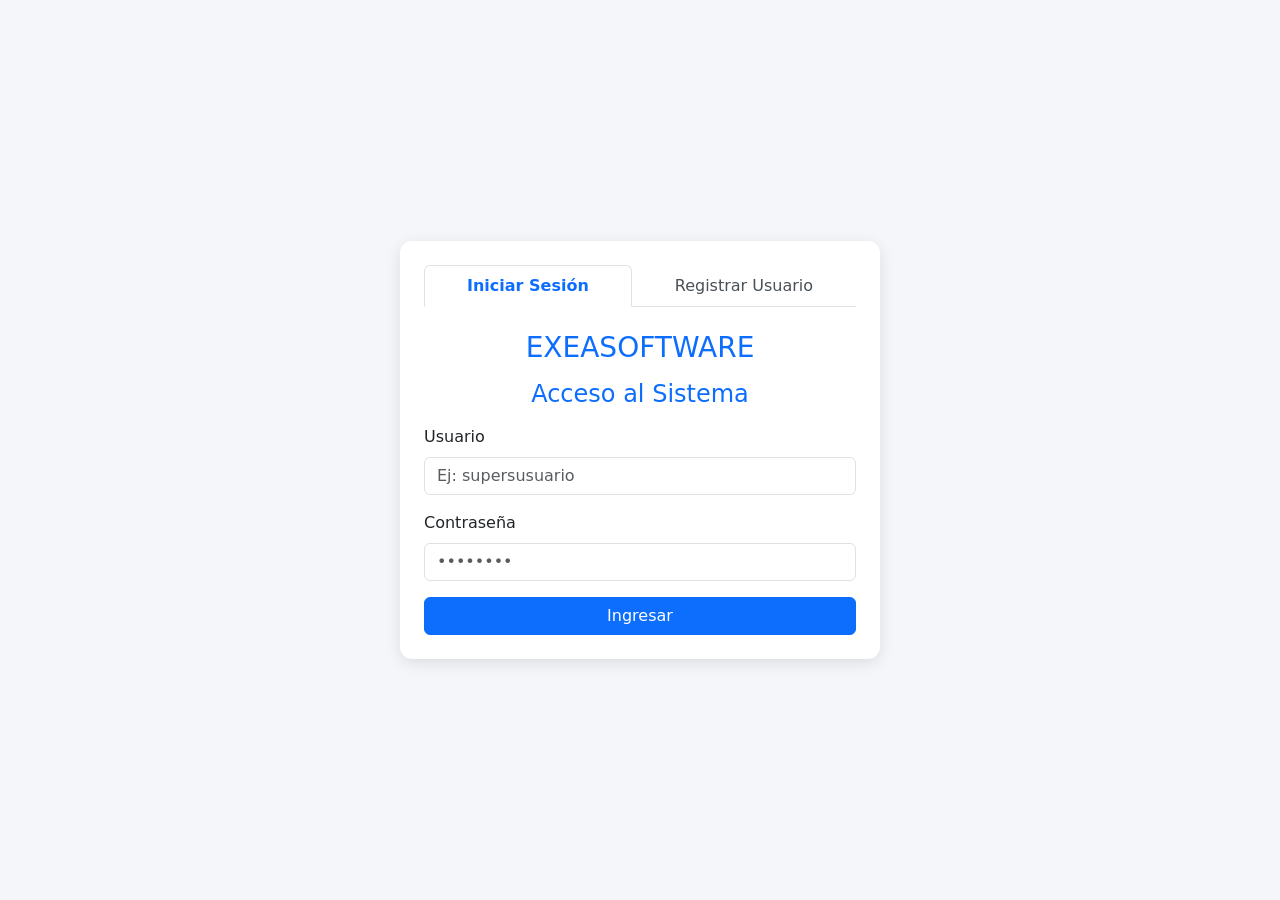
<file: index.html>
<!DOCTYPE html>
<html lang="es">
<head>
  <meta charset="UTF-8">
  <meta name="viewport" content="width=device-width, initial-scale=1.0">
  <title>Exsftw-Usuario</title>
  
  <!-- Bootstrap 5 CSS -->
  <link href="https://cdn.jsdelivr.net/npm/bootstrap@5.3.0/dist/css/bootstrap.min.css" rel="stylesheet">

  <style>
    body {
      background-color: #f4f6f9;
      min-height: 100vh;
      display: flex;
      align-items: center;
      justify-content: center;
      padding: 20px 0;
    }
    .auth-card {
      max-width: 480px;
      width: 100%;
      border: none;
      border-radius: 12px;
      box-shadow: 0 4px 15px rgba(0,0,0,0.1);
    }
    .nav-tabs .nav-link {
      color: #495057;
      font-weight: 500;
    }
    .nav-tabs .nav-link.active {
      font-weight: bold;
      color: #0d6efd;
    }
  </style>
</head>
<body>

  <div class="card auth-card bg-white p-4">
    <!-- Pestañas de Navegación -->
    <ul class="nav nav-tabs nav-fill mb-4" id="authTab" role="tablist">
      <li class="nav-item" role="presentation">
        <button class="nav-link active" id="login-tab" data-bs-toggle="tab" data-bs-target="#login-panel" type="button" role="tab">Iniciar Sesión</button>
      </li>
      <li class="nav-item" role="presentation">
        <button class="nav-link" id="register-tab" data-bs-toggle="tab" data-bs-target="#register-panel" type="button" role="tab">Registrar Usuario</button>
      </li>
    </ul>

    <!-- Mensajes de alerta -->
    <div id="alert-box" class="alert d-none" role="alert"></div>

    <div class="tab-content" id="authTabContent">
      
      <!-- FORMULARIO 1: INICIAR SESIÓN -->
      <div class="tab-pane fade show active" id="login-panel" role="tabpanel">
        <h3 class="text-center mb-3 text-primary">EXEASOFTWARE</h3>
        <h4 class="text-center mb-3 text-primary">Acceso al Sistema</h4>
        <form id="form-login">
          <div class="mb-3">
            <label for="login-usuario" class="form-label">Usuario</label>
            <input type="text" class="form-control" id="login-usuario" required placeholder="Ej: supersusuario">
          </div>
          <div class="mb-3">
            <label for="login-clave" class="form-label">Contraseña</label>
            <input type="password" class="form-control" id="login-clave" required placeholder="••••••••">
          </div>
          <button type="submit" class="btn btn-primary w-100">Ingresar</button>
        </form>

        <!-- Panel de sesión activa -->
        <div id="session-active-info" class="d-none text-center mt-3">
          <div class="p-3 bg-light rounded border">
            <h5 class="text-success mb-2">¡Sesión Activa!</h5>
            <p class="mb-1">Bienvenido: <strong id="active-user-name"></strong></p>
            <a href="menu.html" id="btn-inicio" class="btn btn-danger btn-sm mt-2">Menú Principal</a>
            <button id="btn-logout" class="btn btn-danger btn-sm mt-2">Cerrar Sesión</button>
          </div>
        </div>
      </div>

      <!-- FORMULARIO 2: REGISTRO DE NUEVOS USUARIOS -->
      <div class="tab-pane fade" id="register-panel" role="tabpanel">
        <h4 class="text-center mb-3 text-success">Nuevo Registro</h4>
        <form id="form-registro">
          <div class="mb-3">
            <label for="reg-usuario" class="form-label">Usuario</label>
            <input type="email" class="form-control" id="reg-usuario" required placeholder="Utiliza tu correo ejmp: email@mail.com">
          </div>
          <div class="mb-3">
            <label for="reg-clave" class="form-label">Contraseña</label>
            <input type="password" class="form-control" id="reg-clave" required placeholder="Contraseña">
          </div>
          <div class="mb-3">
            <label for="reg-telefono" class="form-label">Teléfono</label>
            <input type="text" class="form-control" id="reg-telefono" required placeholder="Ej: 04148252604">
          </div>
          <div class="mb-3">
            <label for="reg-ippublica" class="form-label">IP Pública</label>
            <input type="text" class="form-control" id="reg-ippublica" required placeholder="Ej: 190.254.1.1">
          </div>
          <div class="mb-3 form-check">
            <input type="checkbox" class="form-check-input" id="reg-activo" disabled>
            <label class="form-check-label" for="reg-activo">Usuario Activo</label>
          </div>
          <button type="submit" class="btn btn-success w-100">Guardar Parámetros</button>
        </form>
      </div>

    </div>
  </div>

  <!-- jQuery -->
  <script src="https://code.jquery.com/jquery-3.6.0.min.js"></script>
  <!-- Bootstrap 5 JS Bundle -->
  <script src="https://cdn.jsdelivr.net/npm/bootstrap@5.3.0/dist/js/bootstrap.bundle.min.js"></script>
  <script src="validar.js"></script>
</body>
</html>
</file>
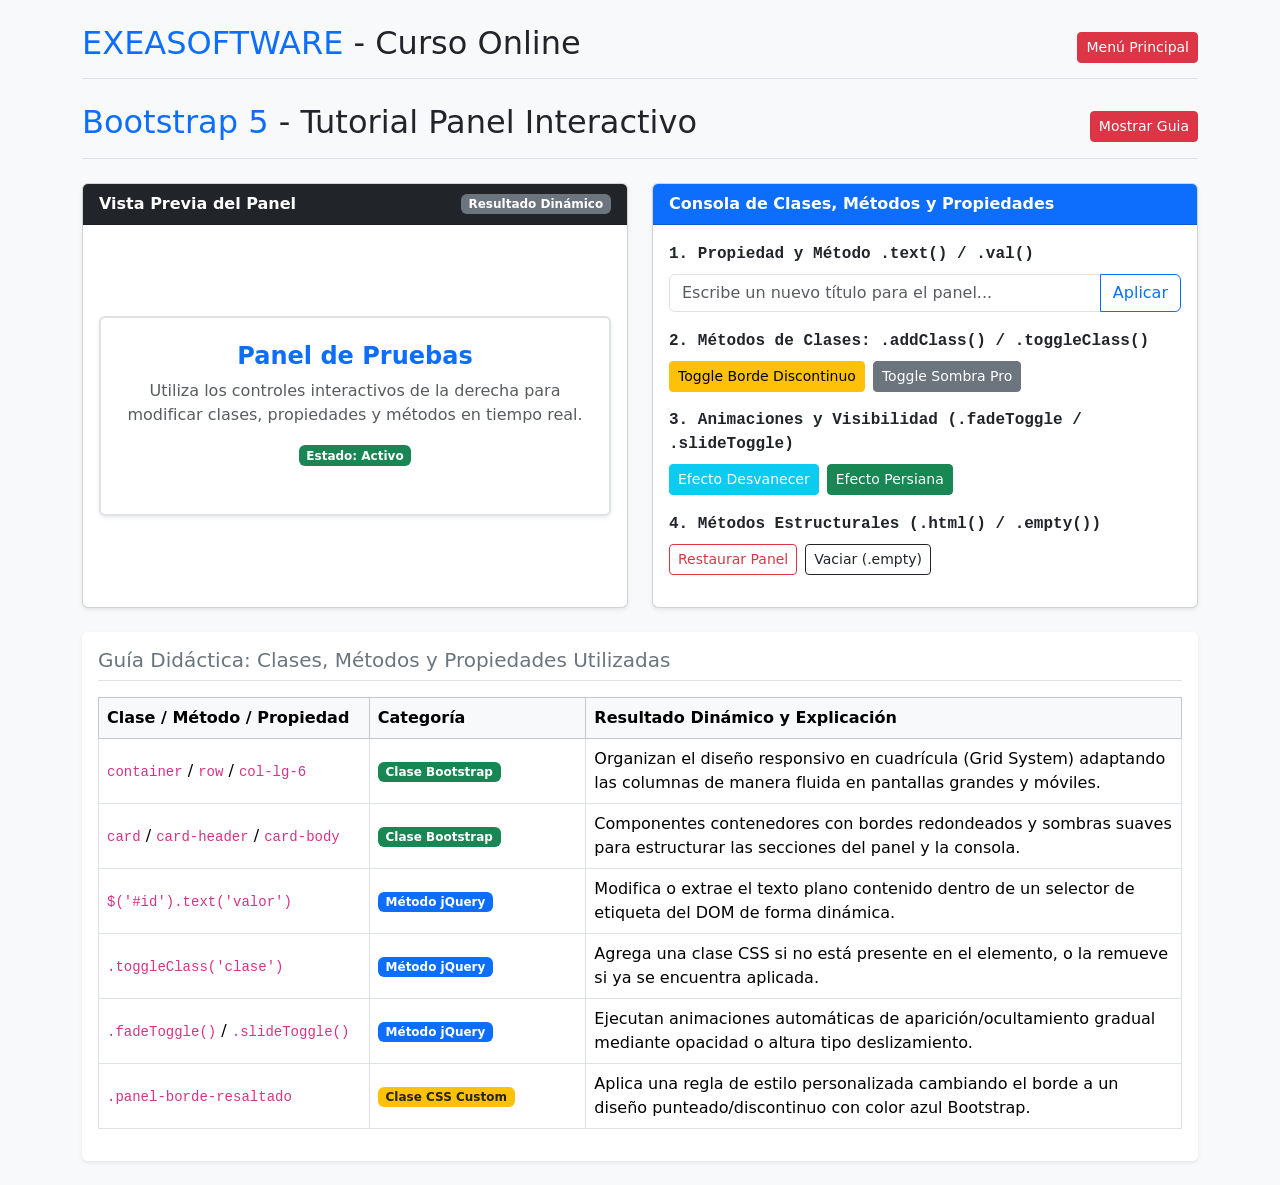
<file: bootstrap-panel.html>
<!DOCTYPE html>
<!-- ESTE TUTORIAL HA SIDO DISEÑADO POR EXEASOFTWARE - RAMIRO VALERO -->
<html lang="es">
<head>
  <meta charset="UTF-8">
  <meta name="viewport" content="width=device-width, initial-scale=1.0">
  <title>Panel Bootstrap 5</title>
  <!-- Bootstrap 5 CSS CDN -->
  <link href="https://cdn.jsdelivr.net/npm/bootstrap@5.3.0/dist/css/bootstrap.min.css" rel="stylesheet">
  <style>
    /* Estilos personalizados para la simulación dinámica */
    #panel-demostrasion {
      min-height: 200px;
      transition: all 0.3s ease-in-out;
    }
    .panel-borde-resaltado {
      border: 3px dashed #0d6efd !important;
      background-color: #f8f9fa !important;
    }
    .panel-sombra-pro {
      box-shadow: 0 1rem 3rem rgba(0, 0, 0, 0.175) !important;
    }
  </style>
</head>
<body class="bg-light">

  <div class="container py-4">
    
    <!-- Encabezado y Botón Menú Principal -->
    <div class="d-flex justify-content-between align-items-center mb-4 pb-2 border-bottom">
      <h2><span class="text-primary">EXEASOFTWARE</span> - Curso Online</h2>
      <a href="menu.html" class="btn btn-danger btn-sm">Menú Principal</a>
    </div>
    <div class="d-flex justify-content-between align-items-center mb-4 pb-2 border-bottom">
      <h2><span class="text-primary"> Bootstrap 5</span> - Tutorial Panel Interactivo</h2>
      <a href="bootstrap-guia.html" class="btn btn-danger btn-sm">Mostrar Guia</a>
    </div>
    <!-- Alerta de Notificación Dinámica -->
    <div id="alerta-feedback" class="alert alert-success alert-dismissible fade show d-none" role="alert">
      <span id="texto-alerta">¡Acción ejecutada correctamente!</span>
      <button type="button" class="btn-close" id="btn-cerrar-alerta"></button>
    </div>

    <div class="row g-4">
      
      <!-- Columna Izquierda: Panel Interactivo (Resultado en Vivo) -->
      <div class="col-lg-6">
        <div class="card shadow-sm h-100">
          <div class="card-header bg-dark text-white fw-bold d-flex justify-content-between align-items-center">
            <span>Vista Previa del Panel</span>
            <span class="badge bg-secondary">Resultado Dinámico</span>
          </div>
          <div class="card-body d-flex flex-column justify-content-center align-items-center">
            
            <!-- Elemento Principal Interactivo -->
            <div id="panel-demostrasion" class="p-4 bg-white rounded border border-2 text-center w-100 shadow-sm">
              <h4 id="panel-titulo" class="text-primary fw-bold">Panel de Pruebas</h4>
              <p id="panel-descripcion" class="text-muted">Utiliza los controles interactivos de la derecha para modificar clases, propiedades y métodos en tiempo real.</p>
              <div id="panel-extra-badge">
                <span class="badge bg-success">Estado: Activo</span>
              </div>
            </div>

          </div>
        </div>
      </div>

      <!-- Columna Derecha: Controles y Panel de Pruebas -->
      <div class="col-lg-6">
        <div class="card shadow-sm">
          <div class="card-header bg-primary text-white fw-bold">
            Consola de Clases, Métodos y Propiedades
          </div>
          <div class="card-body">
            <form id="form-controles" onsubmit="return false;">

              <!-- 1. Manipulación de Texto y Propiedades -->
              <div class="mb-3">
                <label for="input-nuevo-titulo" class="form-label font-monospace fw-bold text-dark">1. Propiedad y Método .text() / .val()</label>
                <div class="input-group">
                  <input type="text" id="input-nuevo-titulo" class="form-control" placeholder="Escribe un nuevo título para el panel...">
                  <button class="btn btn-outline-primary" type="button" id="btn-cambiar-titulo">Aplicar</button>
                </div>
              </div>

              <!-- 2. Aplicación y Alternancia de Clases Bootstrap y Custom -->
              <div class="mb-3">
                <label class="form-label font-monospace fw-bold text-dark">2. Métodos de Clases: .addClass() / .toggleClass()</label>
                <div class="d-flex flex-wrap gap-2">
                  <button type="button" id="btn-toggle-borde" class="btn btn-warning btn-sm">Toggle Borde Discontinuo</button>
                  <button type="button" id="btn-toggle-sombra" class="btn btn-secondary btn-sm">Toggle Sombra Pro</button>
                </div>
              </div>

              <!-- 3. Métodos de Animación y Visibilidad -->
              <div class="mb-3">
                <label class="form-label font-monospace fw-bold text-dark">3. Animaciones y Visibilidad (.fadeToggle / .slideToggle)</label>
                <div class="d-flex flex-wrap gap-2">
                  <button type="button" id="btn-anim-fade" class="btn btn-info btn-sm text-white">Efecto Desvanecer</button>
                  <button type="button" id="btn-anim-slide" class="btn btn-success btn-sm">Efecto Persiana</button>
                </div>
              </div>

              <!-- 4. Manipulación del DOM y Reseteo -->
              <div class="mb-3">
                <label class="form-label font-monospace fw-bold text-dark">4. Métodos Estructurales (.html() / .empty())</label>
                <div class="d-flex gap-2">
                  <button type="button" id="btn-reset" class="btn btn-outline-danger btn-sm">Restaurar Panel</button>
                  <button type="button" id="btn-vaciar" class="btn btn-outline-dark btn-sm">Vaciar (.empty)</button>
                </div>
              </div>

            </form>
          </div>
        </div>
      </div>

    </div>

    <!-- Tabla Didáctica de Explicación de Clases, Métodos y Propiedades -->
    <div class="row mt-4">
      <div class="col-12">
        <div class="card shadow-sm border-0">
          <div class="card-body">
            <h5 class="card-title text-secondary border-bottom pb-2">Guía Didáctica: Clases, Métodos y Propiedades Utilizadas</h5>
            
            <div class="table-responsive">
              <table class="table table-bordered table-hover align-middle mt-2">
                <thead class="table-light">
                  <tr>
                    <th style="width: 25%;">Clase / Método / Propiedad</th>
                    <th style="width: 20%;">Categoría</th>
                    <th style="width: 55%;">Resultado Dinámico y Explicación</th>
                  </tr>
                </thead>
                <tbody>
                  <tr>
                    <td><code>container</code> / <code>row</code> / <code>col-lg-6</code></td>
                    <td><span class="badge bg-success">Clase Bootstrap</span></td>
                    <td>Organizan el diseño responsivo en cuadrícula (Grid System) adaptando las columnas de manera fluida en pantallas grandes y móviles.</td>
                  </tr>
                  <tr>
                    <td><code>card</code> / <code>card-header</code> / <code>card-body</code></td>
                    <td><span class="badge bg-success">Clase Bootstrap</span></td>
                    <td>Componentes contenedores con bordes redondeados y sombras suaves para estructurar las secciones del panel y la consola.</td>
                  </tr>
                  <tr>
                    <td><code>$('#id').text('valor')</code></td>
                    <td><span class="badge bg-primary">Método jQuery</span></td>
                    <td>Modifica o extrae el texto plano contenido dentro de un selector de etiqueta del DOM de forma dinámica.</td>
                  </tr>
                  <tr>
                    <td><code>.toggleClass('clase')</code></td>
                    <td><span class="badge bg-primary">Método jQuery</span></td>
                    <td>Agrega una clase CSS si no está presente en el elemento, o la remueve si ya se encuentra aplicada.</td>
                  </tr>
                  <tr>
                    <td><code>.fadeToggle()</code> / <code>.slideToggle()</code></td>
                    <td><span class="badge bg-primary">Método jQuery</span></td>
                    <td>Ejecutan animaciones automáticas de aparición/ocultamiento gradual mediante opacidad o altura tipo deslizamiento.</td>
                  </tr>
                  <tr>
                    <td><code>.panel-borde-resaltado</code></td>
                    <td><span class="badge bg-warning text-dark">Clase CSS Custom</span></td>
                    <td>Aplica una regla de estilo personalizada cambiando el borde a un diseño punteado/discontinuo con color azul Bootstrap.</td>
                  </tr>
                </tbody>
              </table>
            </div>

          </div>
        </div>
      </div>
    </div>

  </div>

  <!-- jQuery CDN -->
  <script src="https://code.jquery.com/jquery-3.6.0.min.js"></script>
  <!-- Bootstrap 5 JS Bundle CDN -->
  <script src="https://cdn.jsdelivr.net/npm/bootstrap@5.3.0/dist/js/bootstrap.bundle.min.js"></script>
  <!-- Script Controlador -->
  <script src="bootstrap-panel.js"></script>
</body>
</html>
</file>
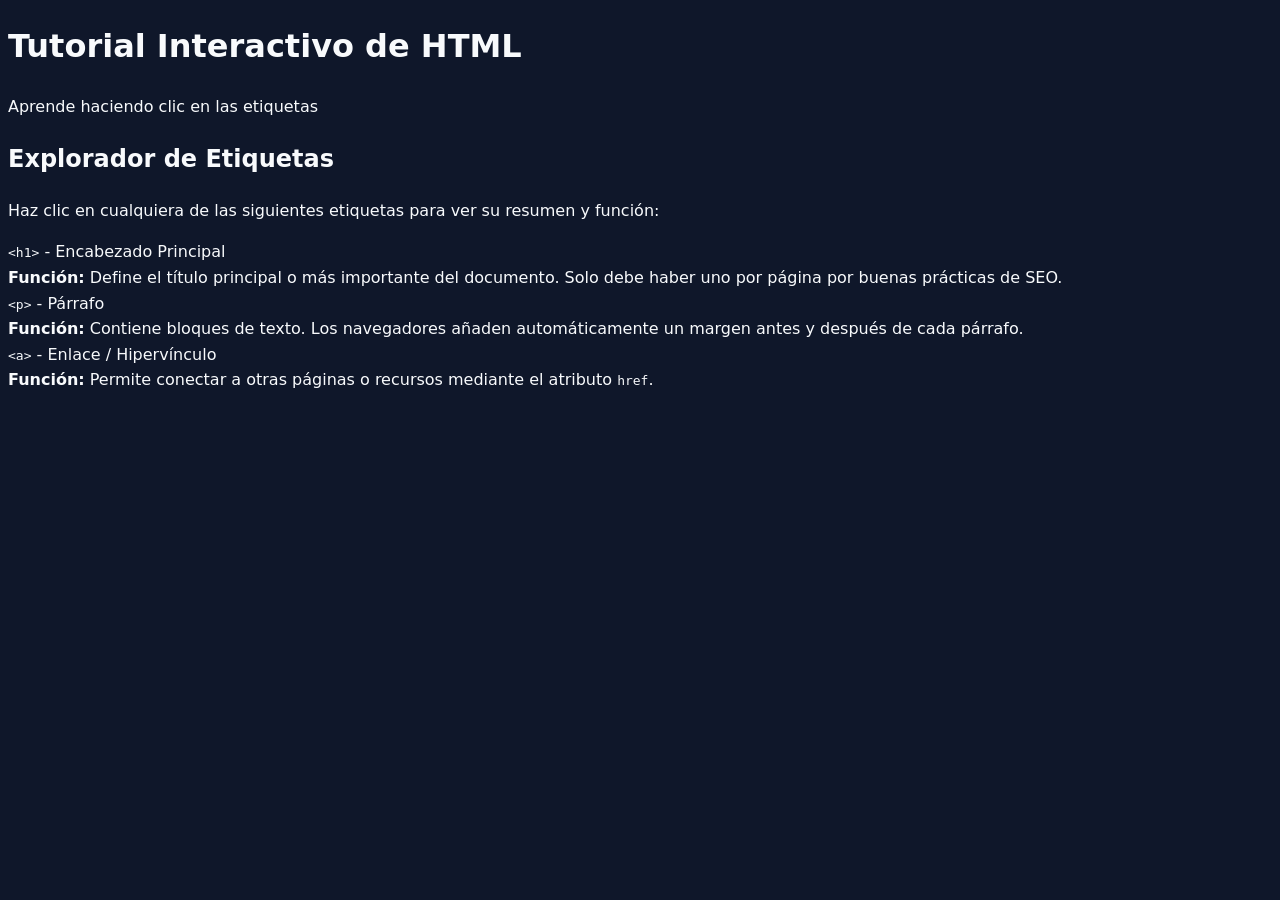
<file: clases-css.html>
<!DOCTYPE html>
<html lang="es">
<head>
  <meta charset="UTF-8">
  <meta name="viewport" content="width=device-width, initial-scale=1.0">
  <title>Tutorial Interactivo de HTML</title>
  
  <!-- Enlace al archivo de maquetado CSS externo -->
  <link rel="stylesheet" href="maquetado.css">
</head>
<body>

  <header>
    <h1>Tutorial Interactivo de HTML</h1>
    <p>Aprende haciendo clic en las etiquetas</p>
  </header>

  <div class="container">
    <h2>Explorador de Etiquetas</h2>
    <p>Haz clic en cualquiera de las siguientes etiquetas para ver su resumen y función:</p>

    <!-- Tarjeta de ejemplo: <h1> -->
    <div class="tag-card" onclick="this.classList.toggle('active')">
      <code>&lt;h1&gt;</code> - Encabezado Principal
      <div class="info-box">
        <strong>Función:</strong> Define el título principal o más importante del documento. Solo debe haber uno por página por buenas prácticas de SEO.
      </div>
    </div>

    <!-- Tarjeta de ejemplo: <p> -->
    <div class="tag-card" onclick="this.classList.toggle('active')">
      <code>&lt;p&gt;</code> - Párrafo
      <div class="info-box">
        <strong>Función:</strong> Contiene bloques de texto. Los navegadores añaden automáticamente un margen antes y después de cada párrafo.
      </div>
    </div>

    <!-- Tarjeta de ejemplo: <a> -->
    <div class="tag-card" onclick="this.classList.toggle('active')">
      <code>&lt;a&gt;</code> - Enlace / Hipervínculo
      <div class="info-box">
        <strong>Función:</strong> Permite conectar a otras páginas o recursos mediante el atributo <code>href</code>.
      </div>
    </div>
  </div>

</body>
</html>
</file>
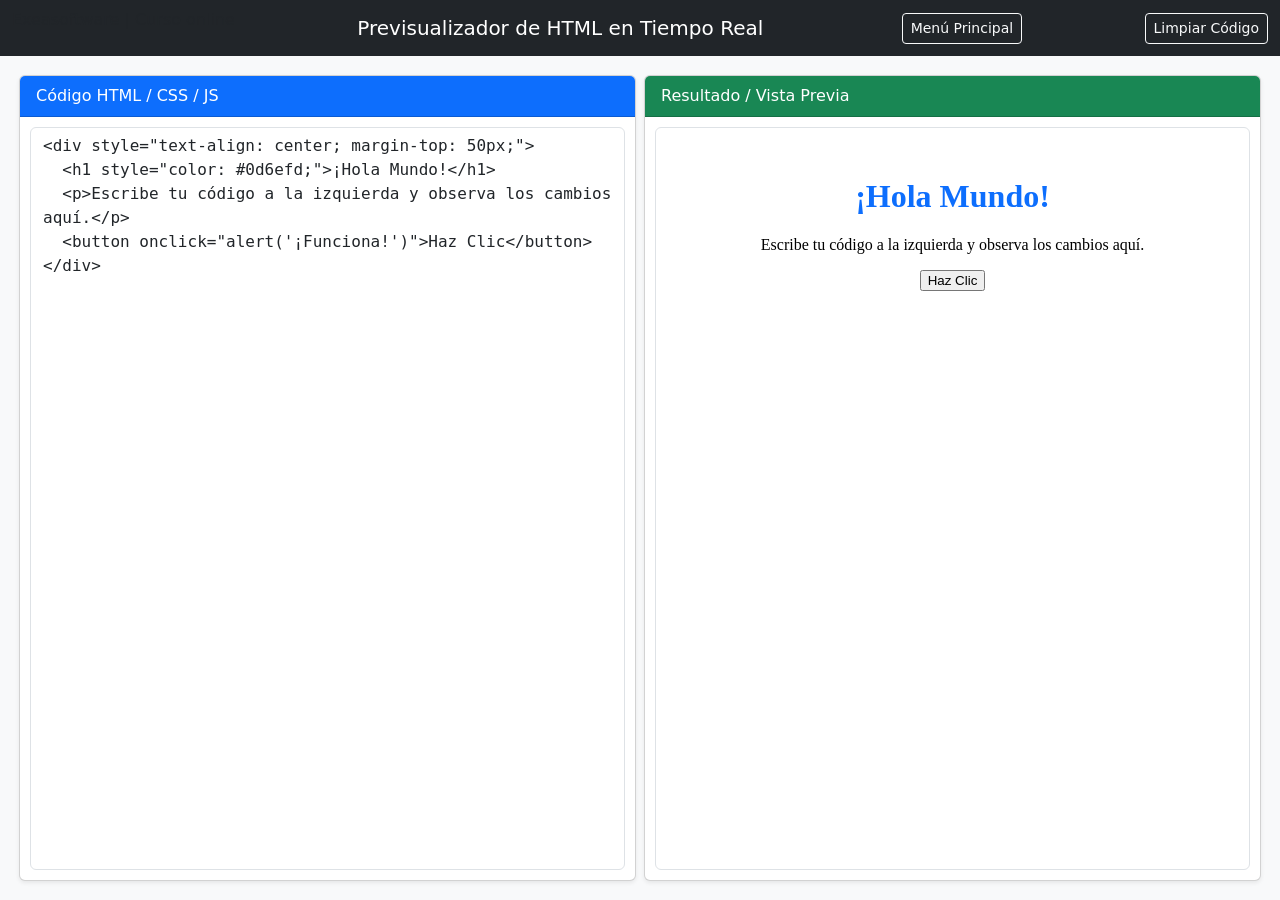
<file: ejercicio.html>
<!DOCTYPE html>
<html lang="es">
<head>
  <meta charset="UTF-8">
  <meta name="viewport" content="width=device-width, initial-scale=1.0">
  <title>Editor HTML en Vivo</title>
  
  <!-- Bootstrap 5 CSS -->
  <link href="https://cdn.jsdelivr.net/npm/bootstrap@5.3.0/dist/css/bootstrap.min.css" rel="stylesheet">
  
  <!-- Estilos Personalizados CSS -->
  <style>
    body {
      background-color: #f8f9fa;
      height: 100vh;
      display: flex;
      flex-direction: column;
    }
    .editor-container {
      flex: 1;
      display: flex;
      padding: 15px;
      gap: 15px;
    }
    textarea {
      resize: none;
      font-family: monospace;
      font-size: 14px;
      background-color: #1e1e1e;
      color: #d4d4d4;
    }
    textarea:focus {
      background-color: #1e1e1e;
      color: #d4d4d4;
    }
    iframe {
      width: 100%;
      height: 100%;
      border: 1px solid #dee2e6;
      border-radius: 6px;
      background-color: #ffffff;
    }
    .card {
      height: 100%;
    }
    .card-body {
      display: flex;
      flex-direction: column;
      padding: 10px;
    }
  </style>
</head>
<body>

  <!-- Encabezado -->
  <nav class="navbar navbar-dark bg-dark">
    <div class="container-fluid">
        <p>Exeasoftware | Curso online</p>
      <span class="navbar-brand mb-0 h1"> Previsualizador de HTML en Tiempo Real</span>
      <button id="btn-inicio" class="btn btn-outline-light btn-sm">Menú Principal</a>
      <button id="btn-limpiar" class="btn btn-outline-light btn-sm">Limpiar Código</button>
    </div>
  </nav>

  <!-- Panel principal split screen -->
  <div class="container-fluid editor-container">
    <div class="row w-100 m-0">
      
      <!-- Lado Izquierdo: Editor -->
      <div class="col-md-6 p-1">
        <div class="card shadow-sm">
          <div class="card-header bg-primary text-white font-weight-bold">
            Código HTML / CSS / JS
          </div>
          <div class="card-body">
            <textarea id="codigo-html" class="form-control h-100" placeholder="Escribe tu código HTML aquí..."><div style="text-align: center; margin-top: 50px;">
  <h1 style="color: #0d6efd;">¡Hola Mundo!</h1>
  <p>Escribe tu código a la izquierda y observa los cambios aquí.</p>
  <button onclick="alert('¡Funciona!')">Haz Clic</button>
</div></textarea>
          </div>
        </div>
      </div>

      <!-- Lado Derecho: Vista Previa -->
      <div class="col-md-6 p-1">
        <div class="card shadow-sm">
          <div class="card-header bg-success text-white font-weight-bold">
            Resultado / Vista Previa
          </div>
          <div class="card-body">
            <iframe id="vista-previa"></iframe>
          </div>
        </div>
      </div>

    </div>
  </div>

  <!-- jQuery -->
  <script src="https://code.jquery.com/jquery-3.6.0.min.js"></script>
  <!-- Bootstrap 5 JS Bundle -->
  <script src="https://cdn.jsdelivr.net/npm/bootstrap@5.3.0/dist/js/bootstrap.bundle.min.js"></script>

  <!-- Lógica jQuery para renderizar el código -->
  <script>
    $(document).ready(function() {
      // Función para actualizar el iframe
      function actualizarVistaPrevia() {
        var codigo = $('#codigo-html').val();
        var iframe = $('#vista-previa')[0].contentWindow.document;
        
        iframe.open();
        iframe.write(codigo);
        iframe.close();
      }

      // Detectar cambios en tiempo real mientras el usuario escribe
      $('#codigo-html').on('input propertychange', function() {
        actualizarVistaPrevia();
      });
      // Regreso a menu principal
      $('#btn-inicio').click(function() {
        window.location.href = 'menu.html';
      });
      // Botón para limpiar el área de texto
      $('#btn-limpiar').click(function() {
        $('#codigo-html').val('');
        actualizarVistaPrevia();
      });

      // Renderizar el código inicial al cargar la página
      actualizarVistaPrevia();
    });
  </script>

</body>
</html>
</file>
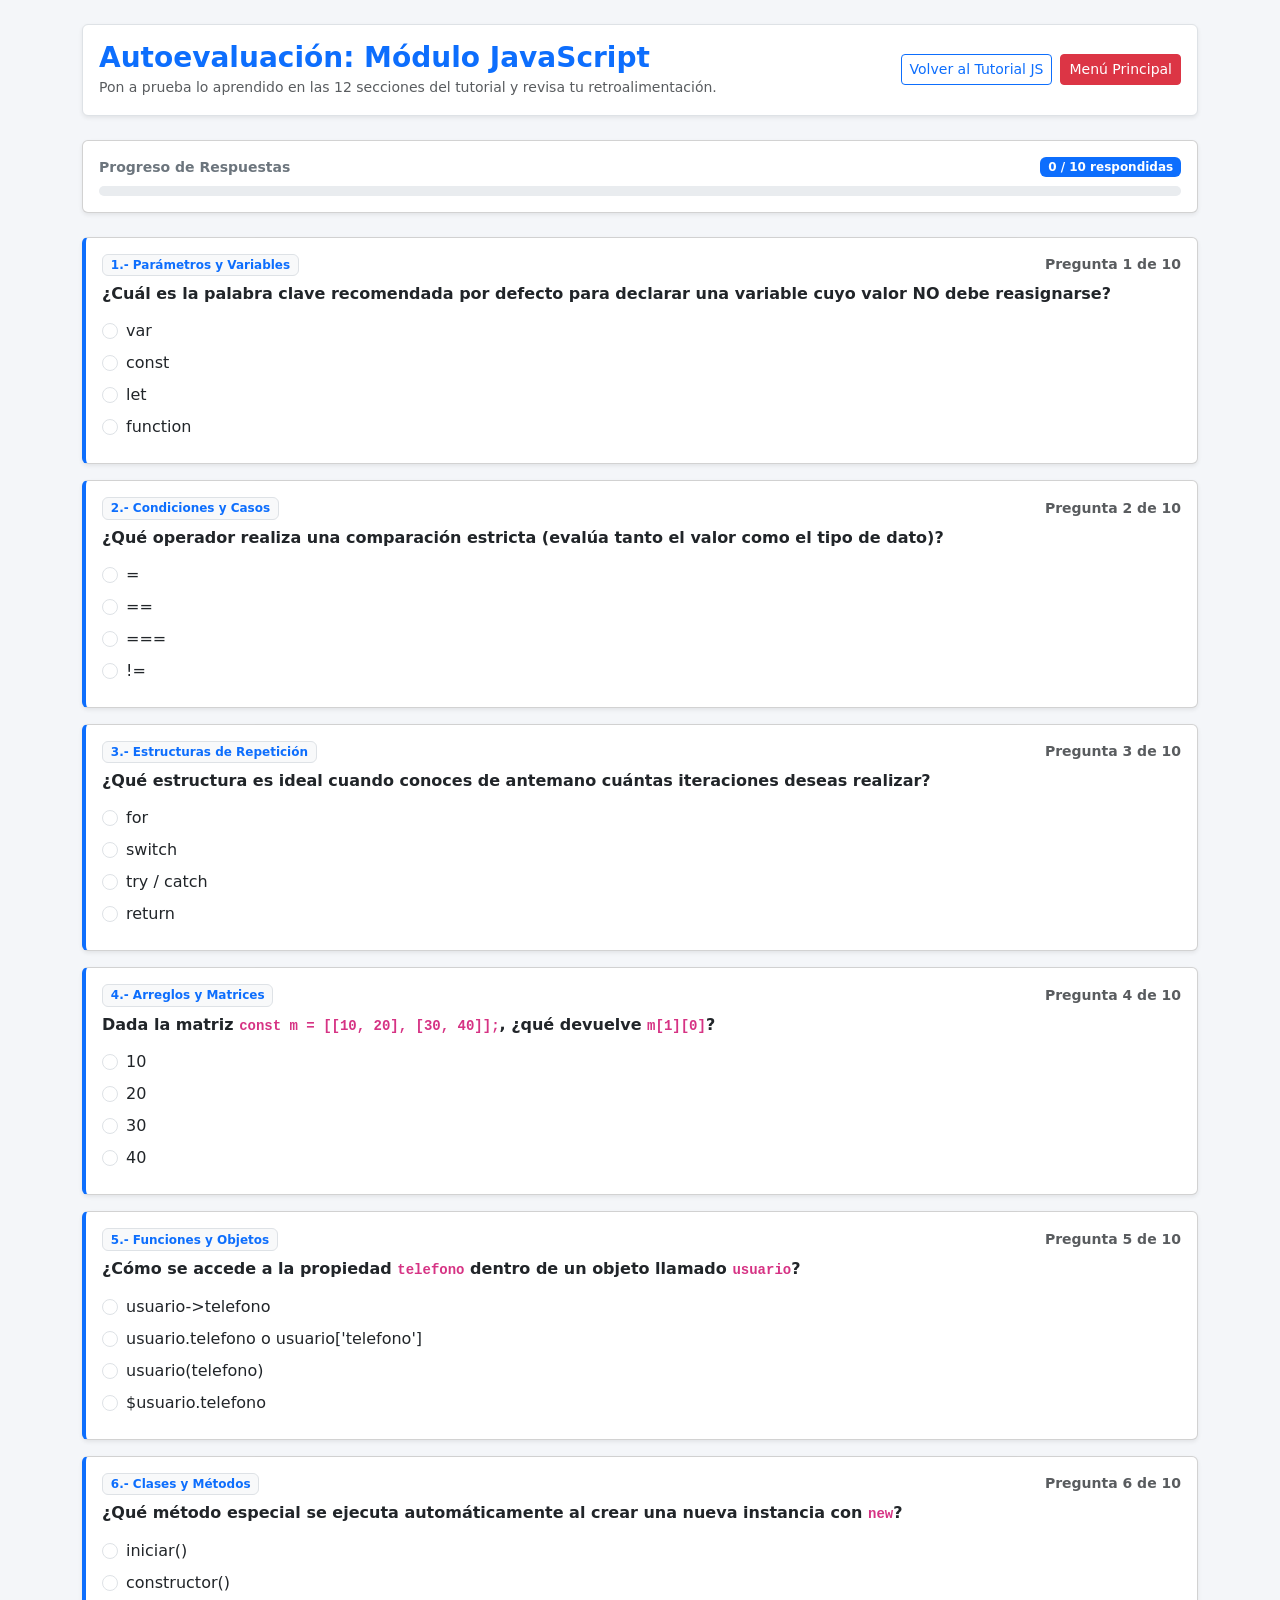
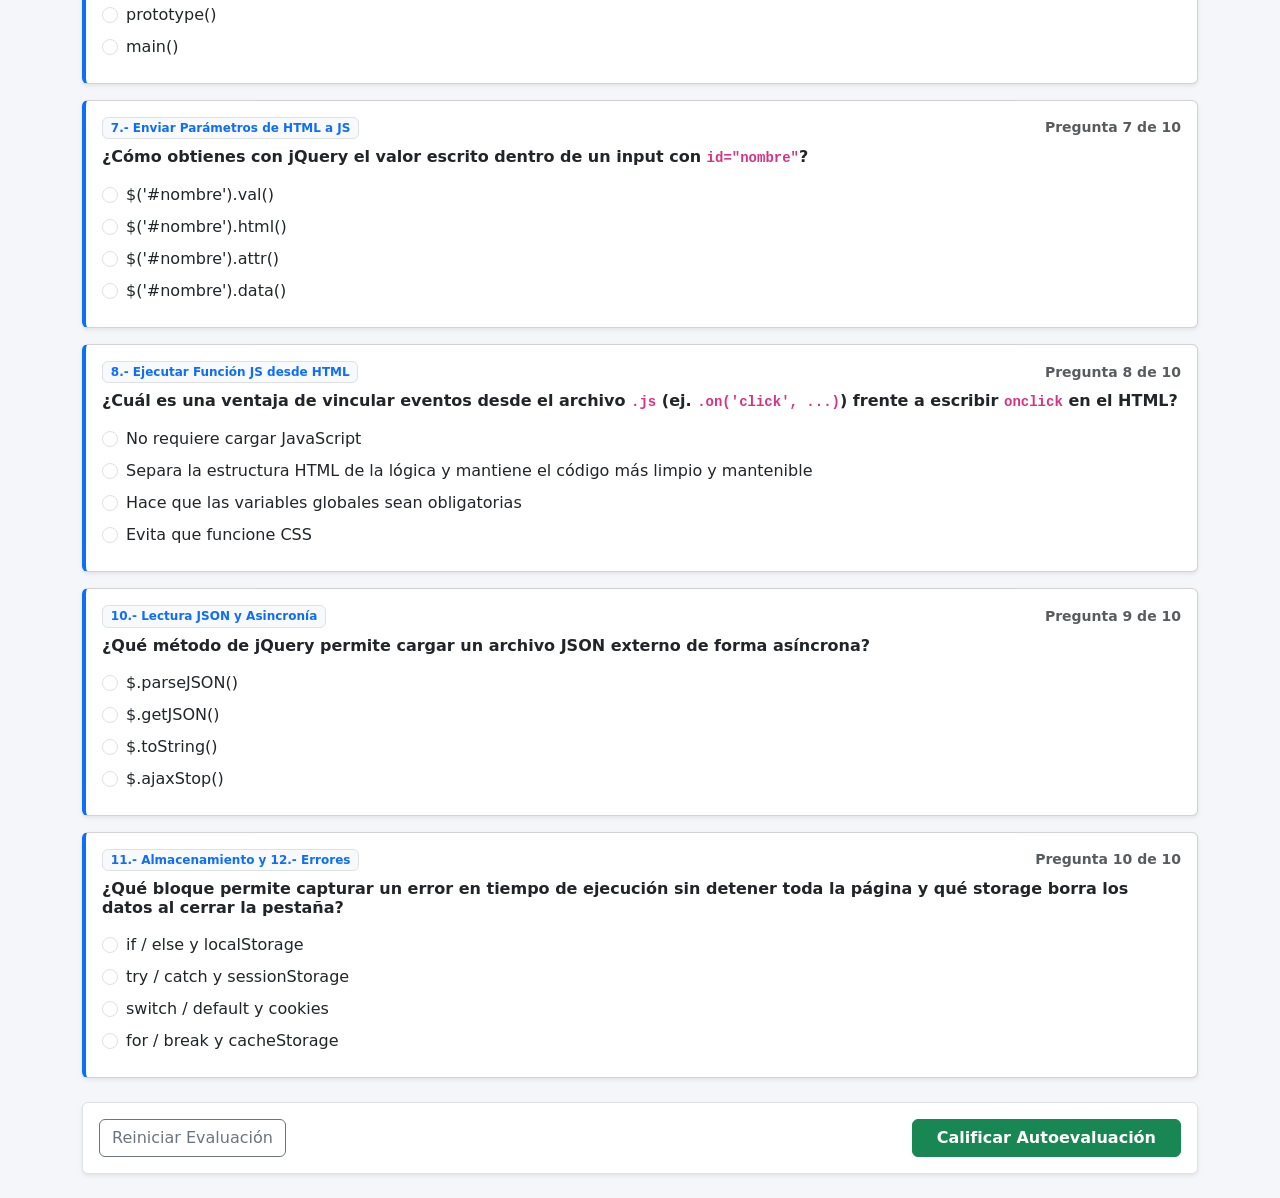
<file: javascript-autoevaluacion.html>
<!DOCTYPE html>
<html lang="es">
<head>
  <meta charset="UTF-8">
  <meta name="viewport" content="width=device-width, initial-scale=1.0">
  <title>Autoevaluación de JavaScript - Curso Web</title>
  <!-- Bootstrap 5 CSS -->
  <link href="https://cdn.jsdelivr.net/npm/bootstrap@5.3.0/dist/css/bootstrap.min.css" rel="stylesheet">
  <style>
    body {
      background-color: #f4f6f9;
    }
    .pregunta-card {
      border-left: 4px solid #0d6efd;
    }
    .opcion-label {
      cursor: pointer;
    }
    code {
      color: #d63384;
    }
  </style>
</head>
<body>

  <div class="container py-4">
    <!-- Encabezado y navegación consistente con el curso -->
    <div class="d-flex flex-wrap justify-content-between align-items-center bg-white p-3 rounded shadow-sm mb-4 border gap-2">
      <div>
        <h3 class="mb-0 text-primary fw-bold">Autoevaluación: Módulo JavaScript</h3>
        <small class="text-muted">Pon a prueba lo aprendido en las 12 secciones del tutorial y revisa tu retroalimentación.</small>
      </div>
      <div class="d-flex gap-2">
        <a href="javascript-tutorial.html" class="btn btn-outline-primary btn-sm">Volver al Tutorial JS</a>
        <a href="menu.html" id="btn-inicio" class="btn btn-danger btn-sm">Menú Principal</a>
      </div>
    </div>

    <!-- Barra de progreso y resumen superior -->
    <div class="card shadow-sm mb-4">
      <div class="card-body">
        <div class="d-flex justify-content-between align-items-center mb-2">
          <span class="fw-bold small text-secondary">Progreso de Respuestas</span>
          <span class="badge bg-primary" id="contador-respondidas">0 / 10 respondidas</span>
        </div>
        <div class="progress" style="height: 10px;">
          <div class="progress-bar bg-success" id="barra-progreso" role="progressbar" style="width: 0%;"></div>
        </div>
      </div>
    </div>

    <!-- Formulario de Autoevaluación -->
    <form id="form-autoevaluacion">
      <div id="contenedor-preguntas" class="vstack gap-3"></div>

      <div class="d-flex flex-wrap justify-content-between align-items-center bg-white p-3 rounded shadow-sm mt-4 border gap-2">
        <button type="button" id="btn-reiniciar" class="btn btn-outline-secondary">
          Reiniciar Evaluación
        </button>
        <button type="submit" id="btn-calificar" class="btn btn-success px-4 fw-bold">
          Calificar Autoevaluación
        </button>
      </div>
    </form>

    <!-- Panel de Resultados y Retroalimentación -->
    <div id="panel-resultado" class="card shadow-sm mt-4 border-0" style="display: none;">
      <div class="card-header bg-dark text-white fw-bold d-flex justify-content-between align-items-center">
        <span>Resultado de la Autoevaluación</span>
        <span class="badge bg-info text-dark" id="badge-calificacion">0 / 10</span>
      </div>
      <div class="card-body" id="detalle-resultado"></div>
    </div>
  </div>

  <!-- jQuery y Bootstrap 5 JS -->
  <script src="https://code.jquery.com/jquery-3.6.0.min.js"></script>
  <script src="https://cdn.jsdelivr.net/npm/bootstrap@5.3.0/dist/js/bootstrap.bundle.min.js"></script>
  <!-- Lógica de la autoevaluación -->
  <script src="javascript-autoevaluacion.js"></script>
</body>
</html>
</file>
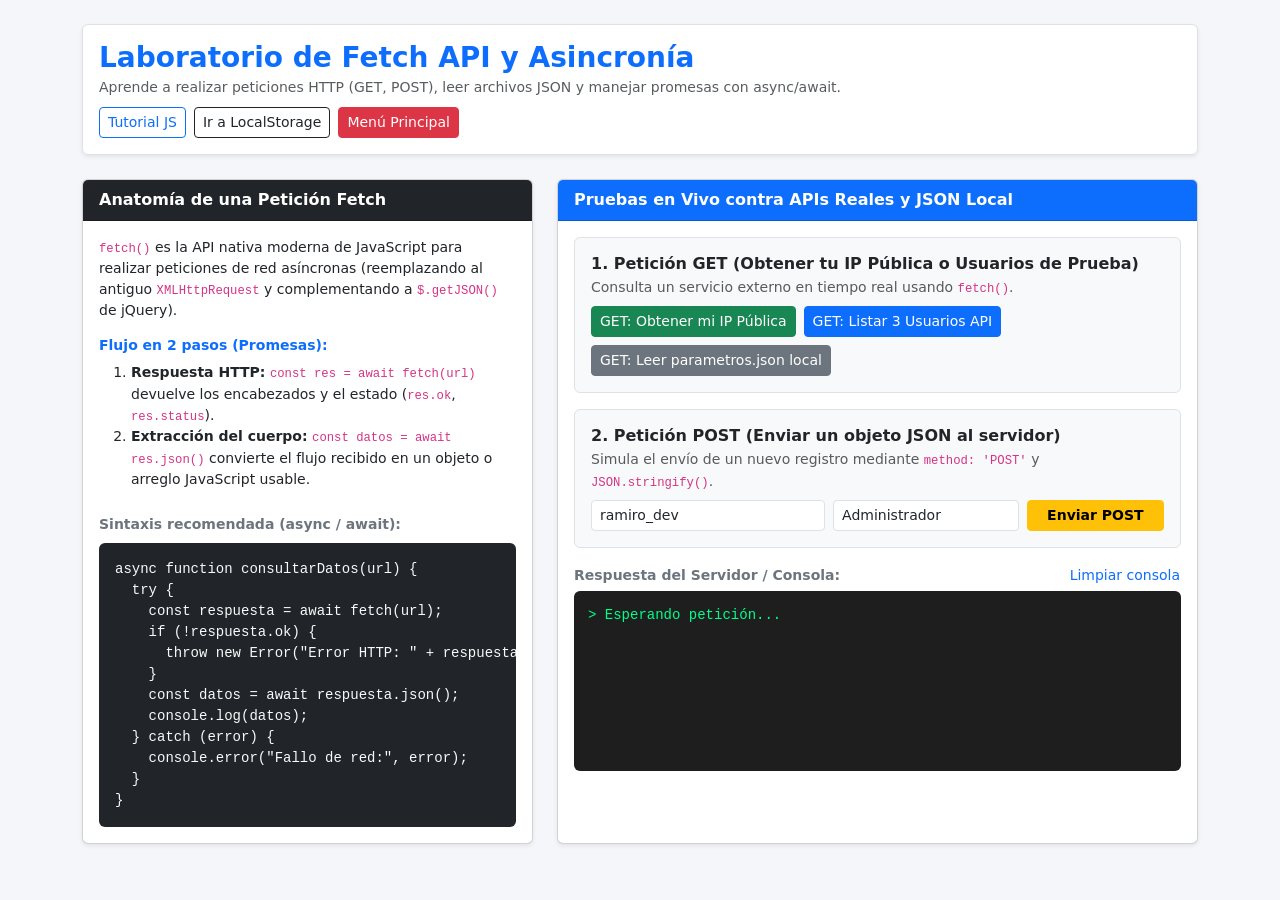
<file: javascript-fetch.html>
<!DOCTYPE html>
<html lang="es">
<head>
  <meta charset="UTF-8">
  <meta name="viewport" content="width=device-width, initial-scale=1.0">
  <title>Laboratorio Fetch API - Curso JavaScript</title>
  <link href="https://cdn.jsdelivr.net/npm/bootstrap@5.3.0/dist/css/bootstrap.min.css" rel="stylesheet">
  <style>
    body { background-color: #f4f6f9; }
    .consola-fetch {
      background-color: #1e1e1e;
      color: #00ff88;
      font-family: 'Courier New', Courier, monospace;
      min-height: 180px;
      max-height: 320px;
      overflow-y: auto;
      border-radius: 6px;
      padding: 14px;
      white-space: pre-wrap;
    }
  </style>
</head>
<body>

  <div class="container py-4">
    <!-- Encabezado -->
    <div class="d-flex flex-wrap justify-content-between align-items-center bg-white p-3 rounded shadow-sm mb-4 border gap-2">
      <div>
        <h3 class="mb-0 text-primary fw-bold">Laboratorio de Fetch API y Asincronía</h3>
        <small class="text-muted">Aprende a realizar peticiones HTTP (GET, POST), leer archivos JSON y manejar promesas con async/await.</small>
      </div>
      <div class="d-flex gap-2">
        <a href="javascript-tutorial.html" class="btn btn-outline-primary btn-sm">Tutorial JS</a>
        <a href="javascript-storage.html" class="btn btn-outline-dark btn-sm">Ir a LocalStorage</a>
        <a href="menu.html" class="btn btn-danger btn-sm">Menú Principal</a>
      </div>
    </div>

    <div class="row g-4">
      <!-- Columna Teórica -->
      <div class="col-lg-5">
        <div class="card shadow-sm h-100">
          <div class="card-header bg-dark text-white fw-bold">
            Anatomía de una Petición Fetch
          </div>
          <div class="card-body">
            <p class="small">
              <code>fetch()</code> es la API nativa moderna de JavaScript para realizar peticiones de red asíncronas (reemplazando al antiguo <code>XMLHttpRequest</code> y complementando a <code>$.getJSON()</code> de jQuery).
            </p>
            <h6 class="fw-bold text-primary small">Flujo en 2 pasos (Promesas):</h6>
            <ol class="small">
              <li><strong>Respuesta HTTP:</strong> <code>const res = await fetch(url)</code> devuelve los encabezados y el estado (<code>res.ok</code>, <code>res.status</code>).</li>
              <li><strong>Extracción del cuerpo:</strong> <code>const datos = await res.json()</code> convierte el flujo recibido en un objeto o arreglo JavaScript usable.</li>
            </ol>

            <label class="form-label fw-bold small text-secondary mt-2">Sintaxis recomendada (async / await):</label>
            <pre class="bg-dark text-light p-3 rounded small mb-0"><code>async function consultarDatos(url) {
  try {
    const respuesta = await fetch(url);
    if (!respuesta.ok) {
      throw new Error("Error HTTP: " + respuesta.status);
    }
    const datos = await respuesta.json();
    console.log(datos);
  } catch (error) {
    console.error("Fallo de red:", error);
  }
}</code></pre>
          </div>
        </div>
      </div>

      <!-- Columna Práctica Interactiva -->
      <div class="col-lg-7">
        <div class="card shadow-sm h-100">
          <div class="card-header bg-primary text-white fw-bold">
            Pruebas en Vivo contra APIs Reales y JSON Local
          </div>
          <div class="card-body">
            <!-- Prueba 1: GET API Pública -->
            <div class="border rounded p-3 mb-3 bg-light">
              <h6 class="fw-bold mb-1">1. Petición GET (Obtener tu IP Pública o Usuarios de Prueba)</h6>
              <p class="small text-muted mb-2">Consulta un servicio externo en tiempo real usando <code>fetch()</code>.</p>
              <div class="d-flex flex-wrap gap-2">
                <button id="btn-fetch-ip" class="btn btn-success btn-sm">GET: Obtener mi IP Pública</button>
                <button id="btn-fetch-users" class="btn btn-primary btn-sm">GET: Listar 3 Usuarios API</button>
                <button id="btn-fetch-local" class="btn btn-secondary btn-sm">GET: Leer parametros.json local</button>
              </div>
            </div>

            <!-- Prueba 2: POST Enviar datos -->
            <div class="border rounded p-3 mb-3 bg-light">
              <h6 class="fw-bold mb-1">2. Petición POST (Enviar un objeto JSON al servidor)</h6>
              <p class="small text-muted mb-2">Simula el envío de un nuevo registro mediante <code>method: 'POST'</code> y <code>JSON.stringify()</code>.</p>
              <form id="form-fetch-post" class="row g-2">
                <div class="col-sm-5">
                  <input type="text" id="post-nombre" class="form-control form-control-sm" placeholder="Nombre de usuario" value="ramiro_dev" required>
                </div>
                <div class="col-sm-4">
                  <input type="text" id="post-rol" class="form-control form-control-sm" placeholder="Rol" value="Administrador" required>
                </div>
                <div class="col-sm-3">
                  <button type="submit" class="btn btn-warning btn-sm w-100 fw-bold">Enviar POST</button>
                </div>
              </form>
            </div>

            <!-- Consola de Salida -->
            <div class="d-flex justify-content-between align-items-center mb-1">
              <span class="fw-bold small text-secondary">Respuesta del Servidor / Consola:</span>
              <button id="btn-limpiar-fetch" class="btn btn-link btn-sm text-decoration-none p-0">Limpiar consola</button>
            </div>
            <div id="consola-fetch" class="consola-fetch small">> Esperando petición...</div>
          </div>
        </div>
      </div>
    </div>
  </div>

  <script src="https://code.jquery.com/jquery-3.6.0.min.js"></script>
  <script src="https://cdn.jsdelivr.net/npm/bootstrap@5.3.0/dist/js/bootstrap.bundle.min.js"></script>
  <script src="javascript-fetch.js"></script>
</body>
</html>
</file>
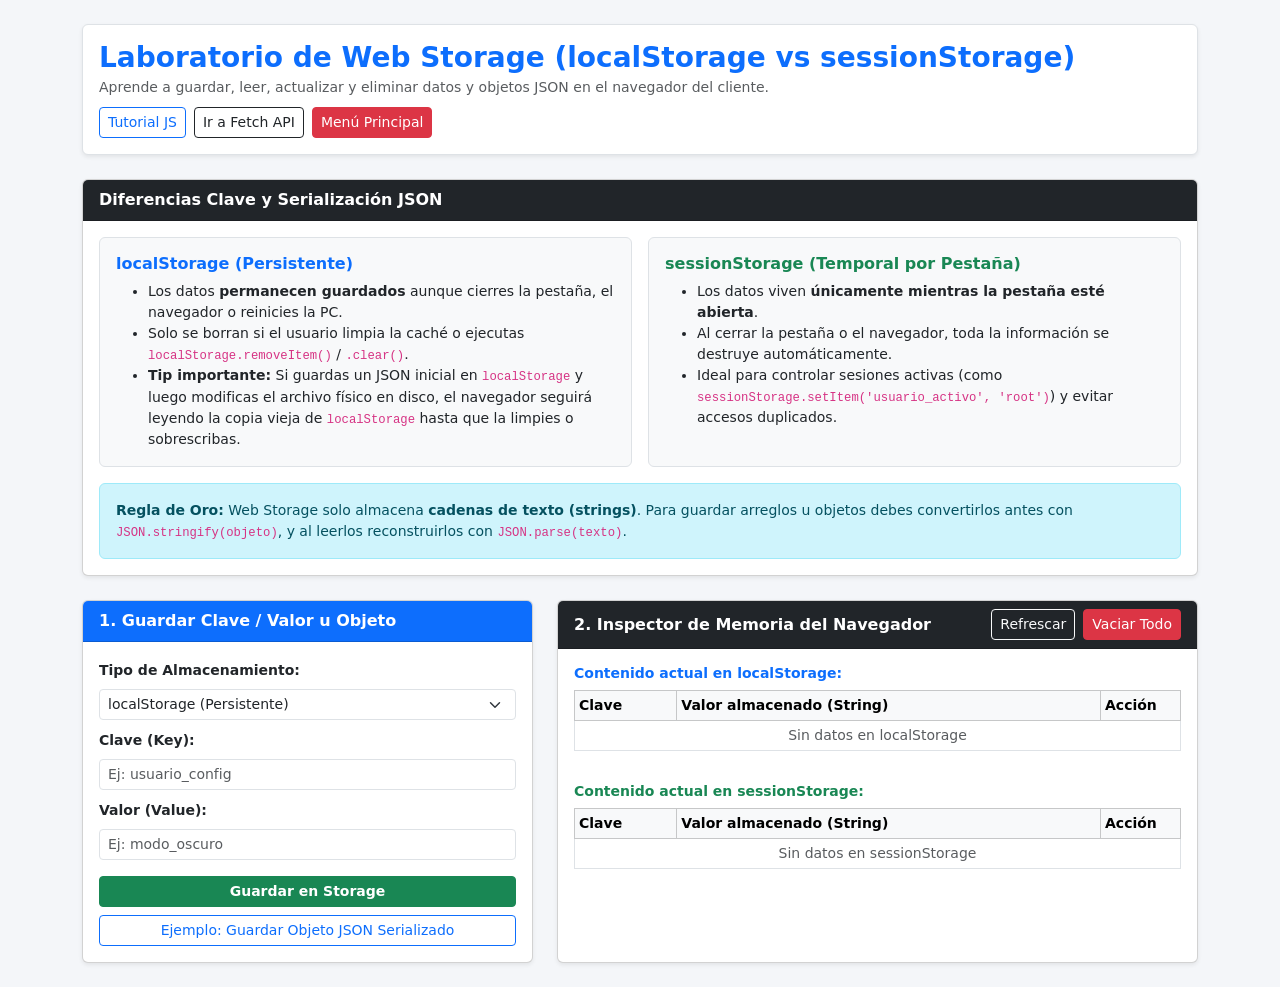
<file: javascript-storage.html>
<!DOCTYPE html>
<html lang="es">
<head>
  <meta charset="UTF-8">
  <meta name="viewport" content="width=device-width, initial-scale=1.0">
  <title>Laboratorio Web Storage - Curso JavaScript</title>
  <link href="https://cdn.jsdelivr.net/npm/bootstrap@5.3.0/dist/css/bootstrap.min.css" rel="stylesheet">
  <style>
    body { background-color: #f4f6f9; }
  </style>
</head>
<body>

  <div class="container py-4">
    <!-- Encabezado -->
    <div class="d-flex flex-wrap justify-content-between align-items-center bg-white p-3 rounded shadow-sm mb-4 border gap-2">
      <div>
        <h3 class="mb-0 text-primary fw-bold">Laboratorio de Web Storage (localStorage vs sessionStorage)</h3>
        <small class="text-muted">Aprende a guardar, leer, actualizar y eliminar datos y objetos JSON en el navegador del cliente.</small>
      </div>
      <div class="d-flex gap-2">
        <a href="javascript-tutorial.html" class="btn btn-outline-primary btn-sm">Tutorial JS</a>
        <a href="javascript-fetch.html" class="btn btn-outline-dark btn-sm">Ir a Fetch API</a>
        <a href="menu.html" class="btn btn-danger btn-sm">Menú Principal</a>
      </div>
    </div>

    <!-- Cuadro Comparativo Teórico -->
    <div class="card shadow-sm mb-4">
      <div class="card-header bg-dark text-white fw-bold">
        Diferencias Clave y Serialización JSON
      </div>
      <div class="card-body">
        <div class="row g-3">
          <div class="col-md-6">
            <div class="border rounded p-3 h-100 bg-light">
              <h6 class="fw-bold text-primary">localStorage (Persistente)</h6>
              <ul class="small mb-0">
                <li>Los datos <strong>permanecen guardados</strong> aunque cierres la pestaña, el navegador o reinicies la PC.</li>
                <li>Solo se borran si el usuario limpia la caché o ejecutas <code>localStorage.removeItem()</code> / <code>.clear()</code>.</li>
                <li><strong>Tip importante:</strong> Si guardas un JSON inicial en <code>localStorage</code> y luego modificas el archivo físico en disco, el navegador seguirá leyendo la copia vieja de <code>localStorage</code> hasta que la limpies o sobrescribas.</li>
              </ul>
            </div>
          </div>
          <div class="col-md-6">
            <div class="border rounded p-3 h-100 bg-light">
              <h6 class="fw-bold text-success">sessionStorage (Temporal por Pestaña)</h6>
              <ul class="small mb-0">
                <li>Los datos viven <strong>únicamente mientras la pestaña esté abierta</strong>.</li>
                <li>Al cerrar la pestaña o el navegador, toda la información se destruye automáticamente.</li>
                <li>Ideal para controlar sesiones activas (como <code>sessionStorage.setItem('usuario_activo', 'root')</code>) y evitar accesos duplicados.</li>
              </ul>
            </div>
          </div>
        </div>

        <div class="alert alert-info small mt-3 mb-0">
          <strong>Regla de Oro:</strong> Web Storage solo almacena <strong>cadenas de texto (strings)</strong>. Para guardar arreglos u objetos debes convertirlos antes con <code>JSON.stringify(objeto)</code>, y al leerlos reconstruirlos con <code>JSON.parse(texto)</code>.
        </div>
      </div>
    </div>

    <!-- Laboratorio Interactivo -->
    <div class="row g-4">
      <!-- Formulario de Guardado -->
      <div class="col-md-5">
        <div class="card shadow-sm h-100">
          <div class="card-header bg-primary text-white fw-bold">
            1. Guardar Clave / Valor u Objeto
          </div>
          <div class="card-body">
            <form id="form-storage">
              <div class="mb-2">
                <label class="form-label small fw-bold">Tipo de Almacenamiento:</label>
                <select id="storage-tipo" class="form-select form-select-sm">
                  <option value="local">localStorage (Persistente)</option>
                  <option value="session">sessionStorage (Solo esta pestaña)</option>
                </select>
              </div>
              <div class="mb-2">
                <label class="form-label small fw-bold">Clave (Key):</label>
                <input type="text" id="storage-clave" class="form-control form-control-sm" placeholder="Ej: usuario_config" required>
              </div>
              <div class="mb-3">
                <label class="form-label small fw-bold">Valor (Value):</label>
                <input type="text" id="storage-valor" class="form-control form-control-sm" placeholder="Ej: modo_oscuro" required>
              </div>
              <div class="d-grid gap-2">
                <button type="submit" class="btn btn-success btn-sm fw-bold">Guardar en Storage</button>
                <button type="button" id="btn-guardar-objeto" class="btn btn-outline-primary btn-sm">
                  Ejemplo: Guardar Objeto JSON Serializado
                </button>
              </div>
            </form>
          </div>
        </div>
      </div>

      <!-- Visor en Tiempo Real -->
      <div class="col-md-7">
        <div class="card shadow-sm h-100">
          <div class="card-header bg-dark text-white d-flex justify-content-between align-items-center">
            <span class="fw-bold">2. Inspector de Memoria del Navegador</span>
            <div class="d-flex gap-2">
              <button id="btn-refrescar-storage" class="btn btn-outline-light btn-sm">Refrescar</button>
              <button id="btn-vaciar-todo" class="btn btn-danger btn-sm">Vaciar Todo</button>
            </div>
          </div>
          <div class="card-body">
            <h6 class="fw-bold text-primary small">Contenido actual en localStorage:</h6>
            <div class="table-responsive mb-3">
              <table class="table table-sm table-bordered small align-middle">
                <thead class="table-light">
                  <tr>
                    <th>Clave</th>
                    <th>Valor almacenado (String)</th>
                    <th style="width: 80px;">Acción</th>
                  </tr>
                </thead>
                <tbody id="tabla-local"></tbody>
              </table>
            </div>

            <h6 class="fw-bold text-success small">Contenido actual en sessionStorage:</h6>
            <div class="table-responsive">
              <table class="table table-sm table-bordered small align-middle mb-0">
                <thead class="table-light">
                  <tr>
                    <th>Clave</th>
                    <th>Valor almacenado (String)</th>
                    <th style="width: 80px;">Acción</th>
                  </tr>
                </thead>
                <tbody id="tabla-session"></tbody>
              </table>
            </div>
          </div>
        </div>
      </div>
    </div>
  </div>

  <script src="https://code.jquery.com/jquery-3.6.0.min.js"></script>
  <script src="https://cdn.jsdelivr.net/npm/bootstrap@5.3.0/dist/js/bootstrap.bundle.min.js"></script>
  <script src="javascript-storage.js"></script>
</body>
</html>
</file>
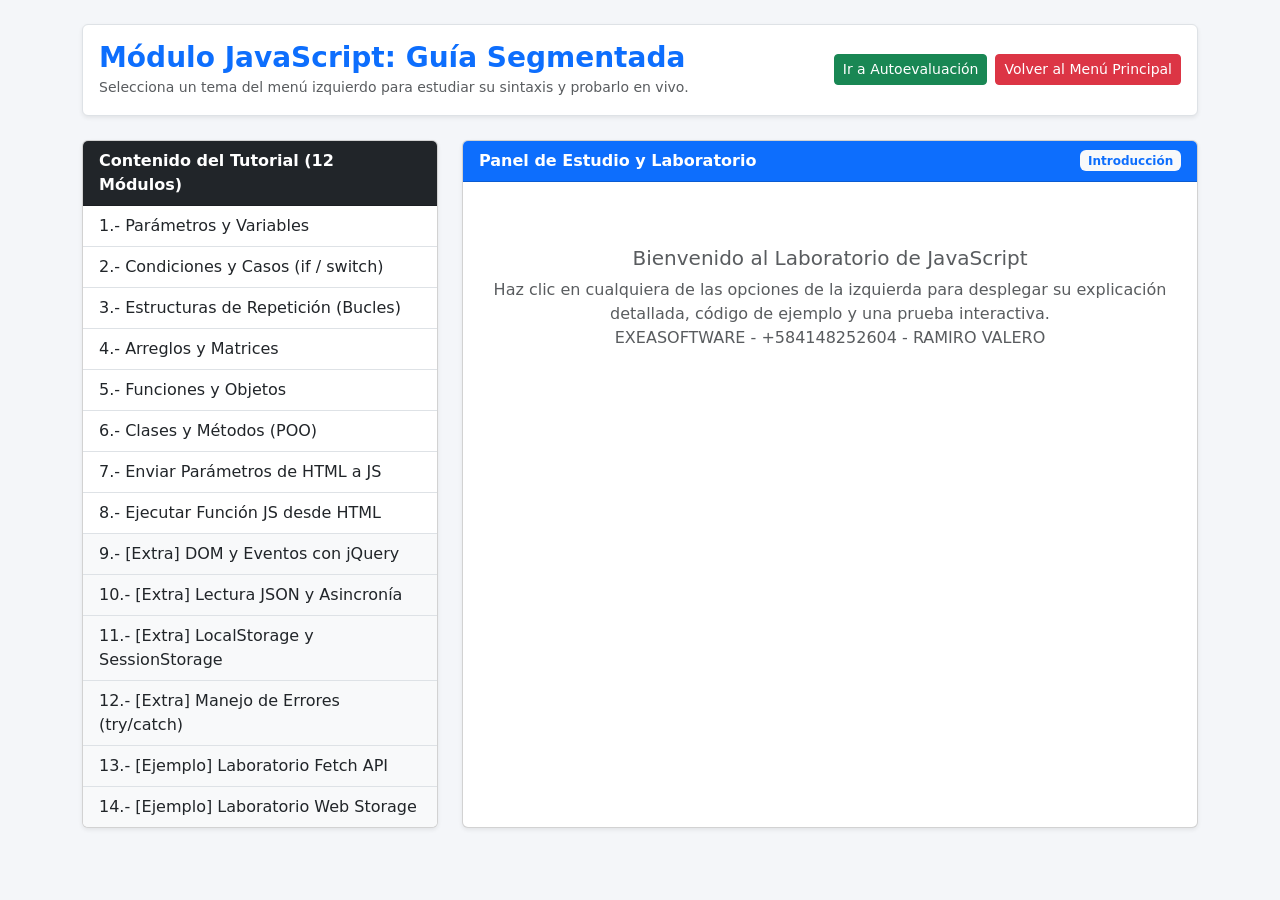
<file: javascript-tutorial.html>
<!DOCTYPE html>
<html lang="es">
<head>
  <meta charset="UTF-8">
  <meta name="viewport" content="width=device-width, initial-scale=1.0">
  <title>Tutorial Interactivo de JavaScript - Curso Web</title>
  <!-- Bootstrap 5 CSS -->
  <link href="https://cdn.jsdelivr.net/npm/bootstrap@5.3.0/dist/css/bootstrap.min.css" rel="stylesheet">
  <style>
    body {
      background-color: #f4f6f9;
    }
    .tema-selector {
      cursor: pointer;
      transition: all 0.2s ease;
    }
    .tema-selector:hover {
      background-color: #e9ecef;
      padding-left: 1.25rem;
    }
    .tema-selector.activo {
      background-color: #0d6efd;
      color: #ffffff !important;
      font-weight: 600;
      border-color: #0d6efd;
    }
    .consola-salida {
      background-color: #1e1e1e;
      color: #00ff88;
      font-family: 'Courier New', Courier, monospace;
      min-height: 90px;
      border-radius: 6px;
      padding: 12px;
      white-space: pre-wrap;
    }
  </style>
</head>
<body>

  <div class="container py-4">
    <!-- Encabezado y botón de retorno consistente con el curso -->
    <div class="d-flex justify-content-between align-items-center bg-white p-3 rounded shadow-sm mb-4 border">
      <div>
        <h3 class="mb-0 text-primary fw-bold">Módulo JavaScript: Guía Segmentada</h3>
        <small class="text-muted">Selecciona un tema del menú izquierdo para estudiar su sintaxis y probarlo en vivo.</small>
      </div>
      <div class="d-flex gap-2">
        <a href="javascript-autoevaluacion.html" class="btn btn-success btn-sm">Ir a Autoevaluación</a>
        <a href="menu.html" id="btn-inicio" class="btn btn-danger btn-sm">Volver al Menú Principal</a>
      </div>
    </div>

    <div class="row g-4">
      <!-- COLUMNA IZQUIERDA: Menú de Temas Segmentados -->
      <div class="col-md-4">
        <div class="card shadow-sm">
          <div class="card-header bg-dark text-white fw-bold">
            Contenido del Tutorial (12 Módulos)
          </div>
          <div class="list-group list-group-flush" id="lista-temas">
            <a href="#" class="list-group-item list-group-item-action tema-selector" data-key="variables">1.- Parámetros y Variables</a>
            <a href="#" class="list-group-item list-group-item-action tema-selector" data-key="condiciones">2.- Condiciones y Casos (if / switch)</a>
            <a href="#" class="list-group-item list-group-item-action tema-selector" data-key="repeticion">3.- Estructuras de Repetición (Bucles)</a>
            <a href="#" class="list-group-item list-group-item-action tema-selector" data-key="arreglos">4.- Arreglos y Matrices</a>
            <a href="#" class="list-group-item list-group-item-action tema-selector" data-key="funciones_objetos">5.- Funciones y Objetos</a>
            <a href="#" class="list-group-item list-group-item-action tema-selector" data-key="clases">6.- Clases y Métodos (POO)</a>
            <a href="#" class="list-group-item list-group-item-action tema-selector" data-key="html_a_js">7.- Enviar Parámetros de HTML a JS</a>
            <a href="#" class="list-group-item list-group-item-action tema-selector" data-key="ejecutar_desde_html">8.- Ejecutar Función JS desde HTML</a>
            <a href="#" class="list-group-item list-group-item-action tema-selector bg-light" data-key="dom_eventos">9.- [Extra] DOM y Eventos con jQuery</a>
            <a href="#" class="list-group-item list-group-item-action tema-selector bg-light" data-key="json_async">10.- [Extra] Lectura JSON y Asincronía</a>
            <a href="#" class="list-group-item list-group-item-action tema-selector bg-light" data-key="storage">11.- [Extra] LocalStorage y SessionStorage</a>
            <a href="#" class="list-group-item list-group-item-action tema-selector bg-light" data-key="errores">12.- [Extra] Manejo de Errores (try/catch)</a>
            <a href="javascript-fetch.html" class="list-group-item list-group-item-action bg-light">13.- [Ejemplo] Laboratorio Fetch API</a>
            <a href="javascript-storage.html" class="list-group-item list-group-item-action bg-light">14.- [Ejemplo] Laboratorio Web Storage</a>
          </div>
        </div>
      </div>

      <!-- COLUMNA DERECHA: Área de Estudio y Laboratorio Interactivo -->
      <div class="col-md-8">
        <div class="card shadow-sm h-100">
          <div class="card-header bg-primary text-white d-flex justify-content-between align-items-center">
            <span class="fw-bold">Panel de Estudio y Laboratorio</span>
            <span class="badge bg-light text-primary" id="badge-categoria">Introducción</span>
          </div>
          <div class="card-body" id="contenido-dinamico">
            <div class="text-center py-5 text-muted">
              <h5>Bienvenido al Laboratorio de JavaScript</h5>
              <p class="mb-0">Haz clic en cualquiera de las opciones de la izquierda para desplegar su explicación detallada, código de ejemplo y una prueba interactiva.</p>
              <P class="mb-0"> EXEASOFTWARE - +584148252604 - RAMIRO VALERO</P>
            </div>
          </div>
        </div>
      </div>
    </div>
  </div>

  <!-- jQuery y Bootstrap 5 JS -->
  <script src="https://code.jquery.com/jquery-3.6.0.min.js"></script>
  <script src="https://cdn.jsdelivr.net/npm/bootstrap@5.3.0/dist/js/bootstrap.bundle.min.js"></script>
  <!-- Script principal del tutorial -->
  <script src="javascript-tutorial.js"></script>
</body>
</html>
</file>
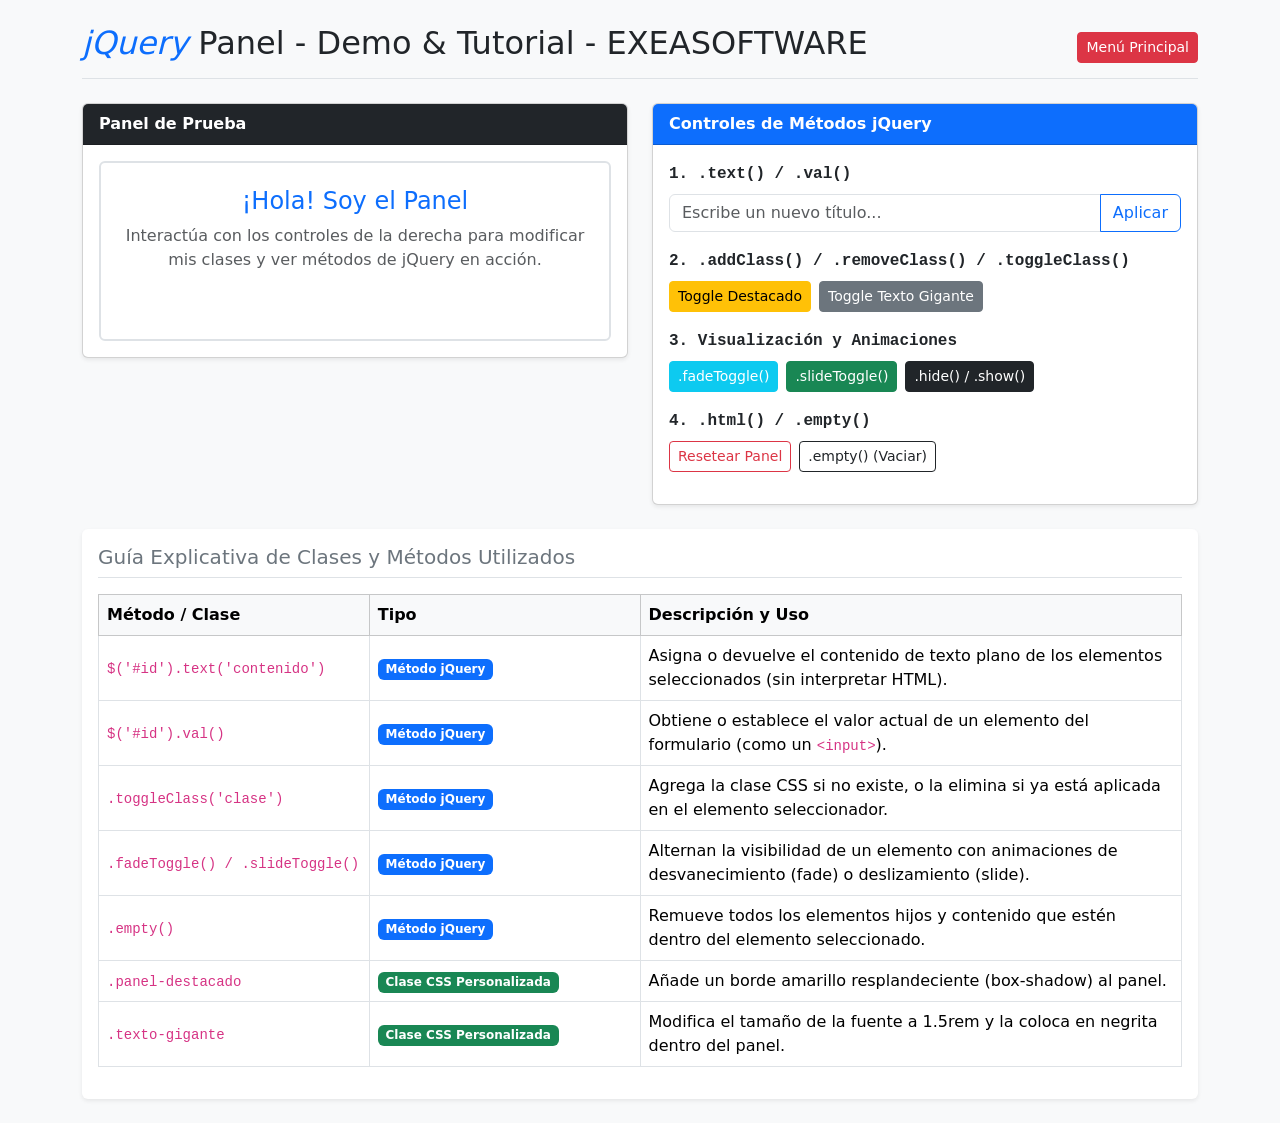
<file: jquery-panel.html>
<!DOCTYPE html>
<html lang="es">
<head>
  <meta charset="UTF-8">
  <meta name="viewport" content="width=device-width, initial-scale=1.0">
  <title>Exeasftwr jQuery</title>
  <!-- Bootstrap 5 CSS -->
  <link href="https://cdn.jsdelivr.net/npm/bootstrap@5.3.0/dist/css/bootstrap.min.css" rel="stylesheet">
  <style>
    /* Estilos personalizados para la demo del panel */
    #mi-panel {
      min-height: 180px;
      transition: border-color 0.3s;
    }
    .panel-destacado {
      border: 3px solid #ffc107 !important;
      box-shadow: 0 0 15px rgba(255, 193, 7, 0.5);
    }
    .texto-gigante {
      font-size: 1.5rem;
      font-weight: bold;
    }
  </style>
</head>
<body class="bg-light">

  <div class="container py-4">
    <!-- Encabezado con navegación al Menú Principal -->
    <div class="d-flex justify-content-between align-items-center mb-4 pb-2 border-bottom">
      <h2><i class="text-primary">jQuery</i> Panel - Demo & Tutorial - EXEASOFTWARE</h2>
      <a href="menu.html" class="btn btn-danger btn-sm">Menú Principal</a>
    </div>

    <!-- Área de la Alerta de Notificaciones -->
    <div id="alert-box" class="alert alert-info alert-dismissible fade show d-none" role="alert">
      <span id="alert-msg">Mensaje de notificación...</span>
      <button type="button" class="btn-close" id="btn-cerrar-alerta"></button>
    </div>

    <div class="row g-4">
      <!-- Columna Izquierda: Panel Interactivo -->
      <div class="col-md-6">
        <div class="card shadow-sm">
          <div class="card-header bg-dark text-white fw-bold">
            Panel de Prueba
          </div>
          <div class="card-body">
            <!-- El elemento objetivo para nuestras manipulaciones -->
            <div id="mi-panel" class="p-4 bg-white rounded border border-2 text-center">
              <h4 id="panel-titulo" class="text-primary">¡Hola! Soy el Panel</h4>
              <p id="panel-texto" class="text-muted mb-0">Interactúa con los controles de la derecha para modificar mis clases y ver métodos de jQuery en acción.</p>
            </div>
          </div>
        </div>
      </div>

      <!-- Columna Derecha: Formulario de Controles jQuery -->
      <div class="col-md-6">
        <div class="card shadow-sm">
          <div class="card-header bg-primary text-white fw-bold">
            Controles de Métodos jQuery
          </div>
          <div class="card-body">
            <form id="form-panel-controls" onsubmit="return false;">
              
              <!-- Cambiar Texto -->
              <div class="mb-3">
                <label for="input-titulo" class="form-label font-monospace fw-bold">1. .text() / .val()</label>
                <div class="input-group">
                  <input type="text" id="input-titulo" class="form-control" placeholder="Escribe un nuevo título...">
                  <button class="btn btn-outline-primary" type="button" id="btn-cambiar-texto">Aplicar</button>
                </div>
              </div>

              <!-- Alternar Clases CSS -->
              <div class="mb-3">
                <label class="form-label font-monospace fw-bold">2. .addClass() / .removeClass() / .toggleClass()</label>
                <div class="d-flex gap-2 wrap">
                  <button type="button" id="btn-destacar" class="btn btn-warning btn-sm">Toggle Destacado</button>
                  <button type="button" id="btn-agrandar" class="btn btn-secondary btn-sm">Toggle Texto Gigante</button>
                </div>
              </div>

              <!-- Efectos y Animaciones de Ocultar/Mostrar -->
              <div class="mb-3">
                <label class="form-label font-monospace fw-bold">3. Visualización y Animaciones</label>
                <div class="d-flex flex-wrap gap-2">
                  <button type="button" id="btn-fade" class="btn btn-info btn-sm text-white">.fadeToggle()</button>
                  <button type="button" id="btn-slide" class="btn btn-success btn-sm">.slideToggle()</button>
                  <button type="button" id="btn-hide-show" class="btn btn-dark btn-sm">.hide() / .show()</button>
                </div>
              </div>

              <!-- Manipulación de Contenido HTML -->
              <div class="mb-3">
                <label class="form-label font-monospace fw-bold">4. .html() / .empty()</label>
                <div class="d-flex gap-2">
                  <button type="button" id="btn-reset-panel" class="btn btn-outline-danger btn-sm">Resetear Panel</button>
                  <button type="button" id="btn-limpiar-panel" class="btn btn-outline-dark btn-sm">.empty() (Vaciar)</button>
                </div>
              </div>

            </form>
          </div>
        </div>
      </div>
    </div>

    <!-- Explicación de Métodos -->
    <div class="row mt-4">
      <div class="col-12">
        <div class="card shadow-sm border-0">
          <div class="card-body">
            <h5 class="card-title text-secondary border-bottom pb-2">Guía Explicativa de Clases y Métodos Utilizados</h5>
            
            <div class="table-responsive">
              <table class="table table-bordered table-hover align-middle mt-2">
                <thead class="table-light">
                  <tr>
                    <th style="width: 25%;">Método / Clase</th>
                    <th style="width: 25%;">Tipo</th>
                    <th>Descripción y Uso</th>
                  </tr>
                </thead>
                <tbody>
                  <tr>
                    <td><code>$('#id').text('contenido')</code></td>
                    <td><span class="badge bg-primary">Método jQuery</span></td>
                    <td>Asigna o devuelve el contenido de texto plano de los elementos seleccionados (sin interpretar HTML).</td>
                  </tr>
                  <tr>
                    <td><code>$('#id').val()</code></td>
                    <td><span class="badge bg-primary">Método jQuery</span></td>
                    <td>Obtiene o establece el valor actual de un elemento del formulario (como un <code>&lt;input&gt;</code>).</td>
                  </tr>
                  <tr>
                    <td><code>.toggleClass('clase')</code></td>
                    <td><span class="badge bg-primary">Método jQuery</span></td>
                    <td>Agrega la clase CSS si no existe, o la elimina si ya está aplicada en el elemento seleccionador.</td>
                  </tr>
                  <tr>
                    <td><code>.fadeToggle() / .slideToggle()</code></td>
                    <td><span class="badge bg-primary">Método jQuery</span></td>
                    <td>Alternan la visibilidad de un elemento con animaciones de desvanecimiento (fade) o deslizamiento (slide).</td>
                  </tr>
                  <tr>
                    <td><code>.empty()</code></td>
                    <td><span class="badge bg-primary">Método jQuery</span></td>
                    <td>Remueve todos los elementos hijos y contenido que estén dentro del elemento seleccionado.</td>
                  </tr>
                  <tr>
                    <td><code>.panel-destacado</code></td>
                    <td><span class="badge bg-success">Clase CSS Personalizada</span></td>
                    <td>Añade un borde amarillo resplandeciente (box-shadow) al panel.</td>
                  </tr>
                  <tr>
                    <td><code>.texto-gigante</code></td>
                    <td><span class="badge bg-success">Clase CSS Personalizada</span></td>
                    <td>Modifica el tamaño de la fuente a 1.5rem y la coloca en negrita dentro del panel.</td>
                  </tr>
                </tbody>
              </table>
            </div>

          </div>
        </div>
      </div>
    </div>

  </div>

  <!-- jQuery CDN -->
  <script src="https://code.jquery.com/jquery-3.6.0.min.js"></script>
  <!-- Bootstrap 5 JS Bundle -->
  <script src="https://cdn.jsdelivr.net/npm/bootstrap@5.3.0/dist/js/bootstrap.bundle.min.js"></script>
  <!-- Script Controlador del Panel -->
  <script src="panel-control.js"></script>
</body>
</html>
</file>
<file: maquetado.css>
/* ==========================================================================
Cursos Online Exeasft - Archivo Principal de Maquetación CSS
Nombre del archivo: maquetado.css
========================================================================== */

/* Reset de márgenes y caja general */

{
box-sizing: border-box;
margin: 0;
padding: 0;
}

body {
font-family: 'Inter', system-ui, -apple-system, sans-serif;
background-color: #0f172a;
color: #f8fafc;
line-height: 1.6;
}

/* 1. Módulo Modelo de Caja (Box Model) */
.tag-card-box {
margin: 20px;
padding: 20px;
border: 4px dashed #3b82f6;
background-color: #1e293b;
border-radius: 12px;
}

/* 2. Módulo Flexbox */
.flex-container {
display: flex;
justify-content: space-between;
align-items: center;
gap: 16px;
padding: 20px;
background-color: #1e293b;
border-radius: 12px;
}

.flex-center {
display: flex;
justify-content: center;
align-items: center;
}

/* 3. Módulo CSS Grid */
.grid-container {
display: grid;
grid-template-columns: repeat(auto-fit, minmax(200px, 1fr));
gap: 16px;
padding: 20px;
background-color: #1e293b;
border-radius: 12px;
}

/* 4. Módulo Posicionamiento */
.relative-box {
position: relative;
min-height: 120px;
background-color: #334155;
border-radius: 12px;
padding: 16px;
}

.absolute-badge {
position: absolute;
top: 12px;
right: 12px;
background-color: #ef4444;
color: #ffffff;
font-size: 0.75rem;
font-weight: 700;
padding: 4px 10px;
border-radius: 6px;
box-shadow: 0 4px 6px -1px rgba(0, 0, 0, 0.1);
}

/* 5. Módulo Animaciones & Interacciones */
.card-hover {
transition: transform 0.3s ease, box-shadow 0.3s ease;
cursor: pointer;
}

.card-hover:hover {
transform: translateY(-6px);
box-shadow: 0 12px 24px -10px rgba(59, 130, 246, 0.4);
}

.pulse-animation {
animation: pulseEffect 2s infinite ease-in-out;
}

@keyframes pulseEffect {
0%, 100% {
transform: scale(1);
opacity: 1;
}
50% {
transform: scale(1.04);
opacity: 0.9;
}
}
</file>
